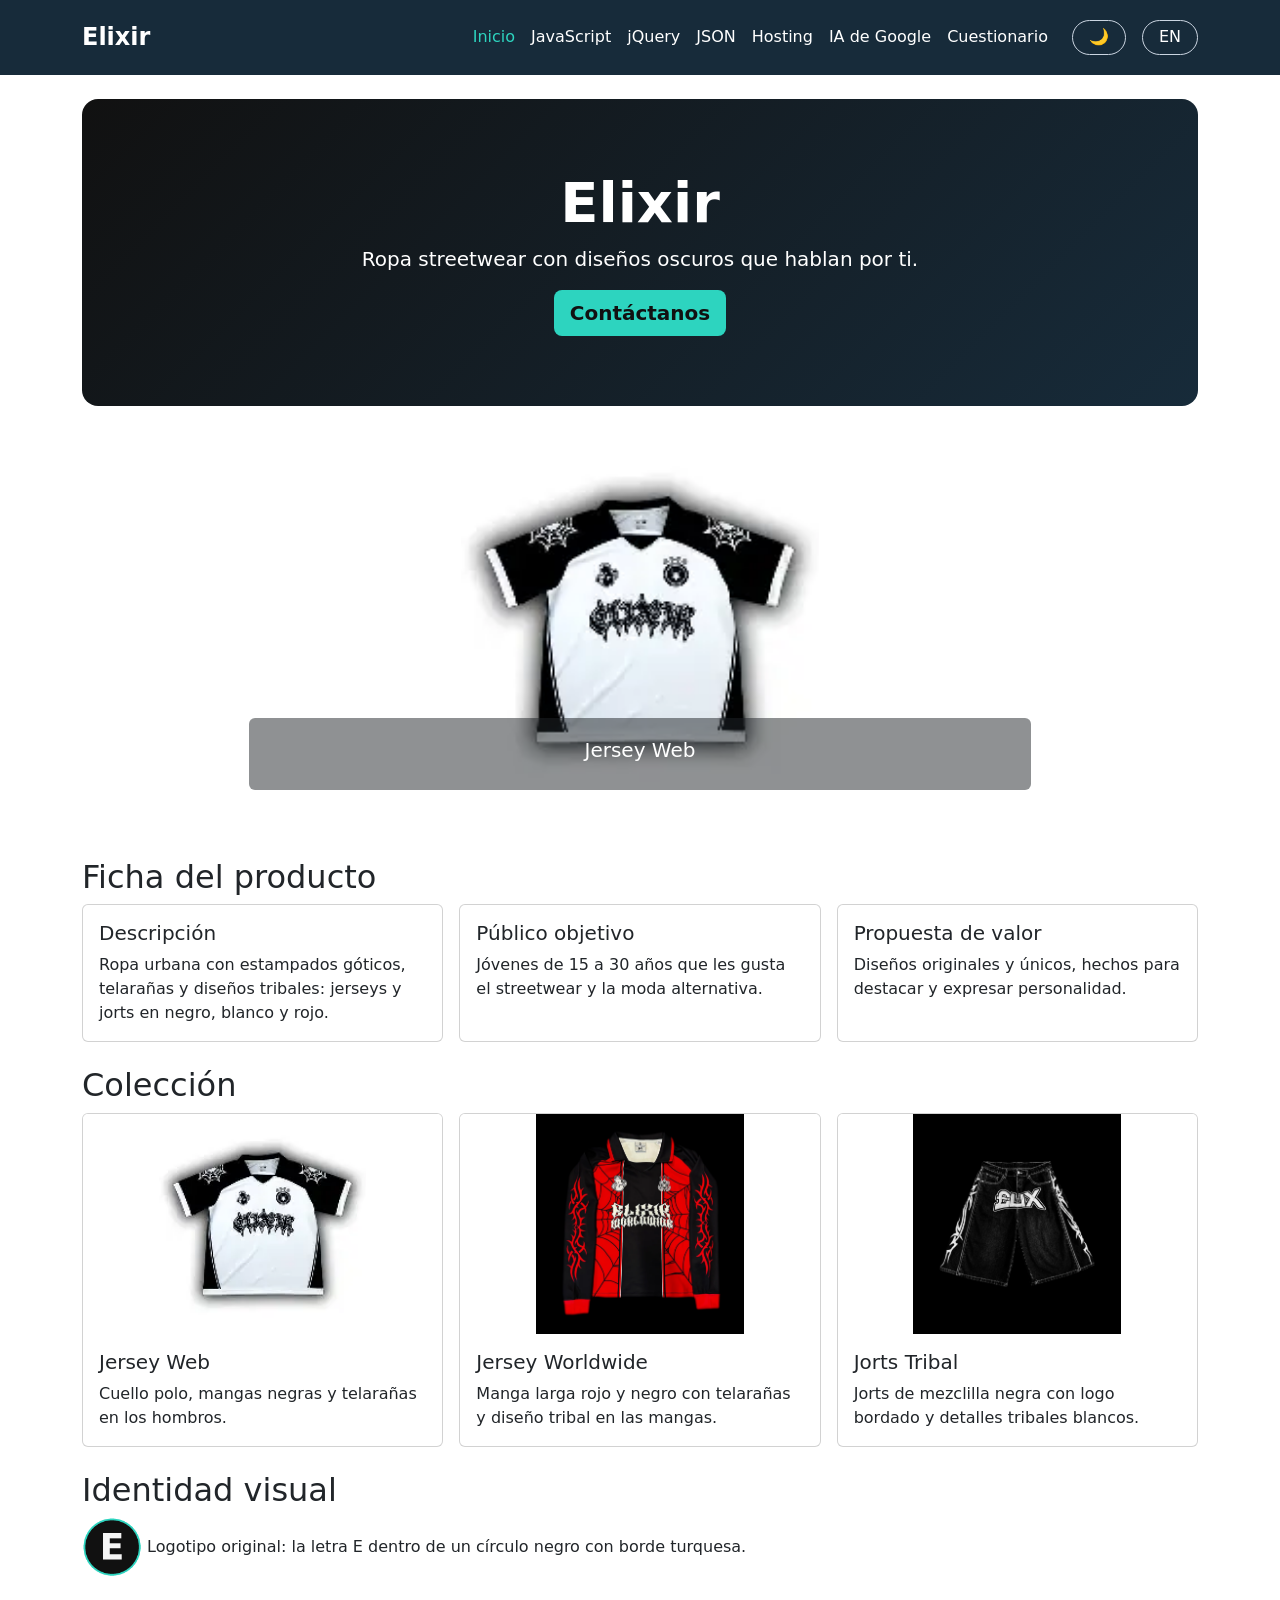
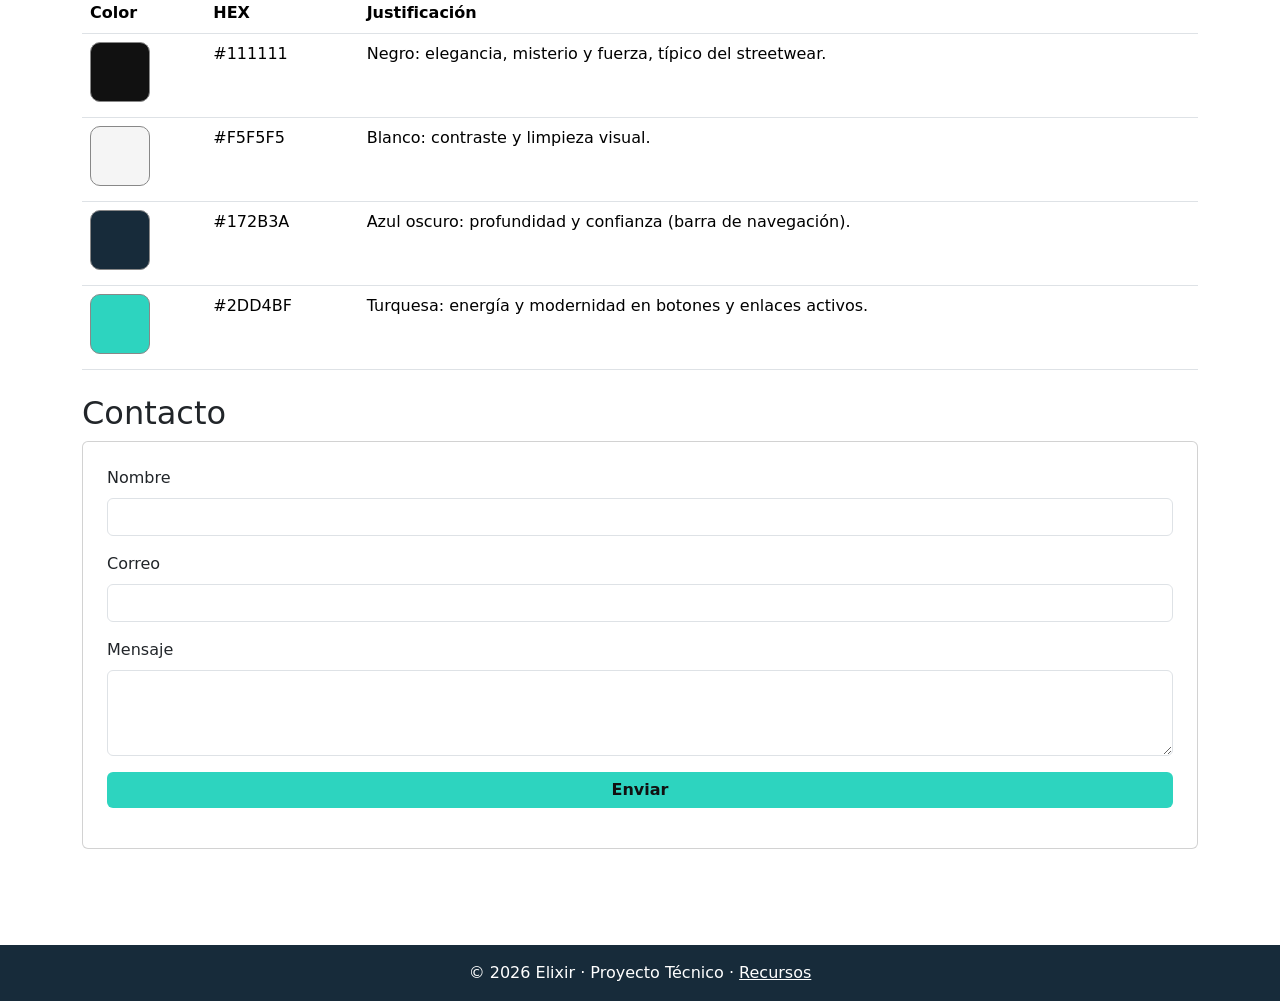
<file: index.html>
<!DOCTYPE html>
<html lang="es" data-bs-theme="light">
<head>
<meta charset="UTF-8">
<meta name="viewport" content="width=device-width,initial-scale=1">
<title>Inicio · Elixir</title>
<link href="https://cdn.jsdelivr.net/npm/bootstrap@5.3.3/dist/css/bootstrap.min.css" rel="stylesheet">
<link rel="stylesheet" href="css/estilos.css">
<script src="js/script.js"></script>
</head>
<body>
<div id="nav"></div>
<main class="container py-4">

  <div class="hero text-center rounded-4 mb-4 fade-in">
    <h1 class="display-4 fw-bold">Elixir</h1>
    <p class="lead">Ropa streetwear con diseños oscuros que hablan por ti.</p>
    <a href="#contacto" class="btn btn-brand btn-lg">Contáctanos</a>
  </div>

  <!-- Carousel con crossfade -->
  <div id="c" class="carousel slide carousel-fade mb-5 fade-in" data-bs-ride="carousel">
    <div class="carousel-inner rounded-4">
      <div class="carousel-item active">
        <img src="assets/elixir-1.png" class="d-block w-100" alt="Jersey Elixir negro y blanco">
        <div class="carousel-caption bg-dark bg-opacity-50 rounded"><h5>Jersey Web</h5></div>
      </div>
      <div class="carousel-item">
        <img src="assets/elixir-2.png" class="d-block w-100" alt="Jersey Elixir Worldwide rojo y negro">
        <div class="carousel-caption bg-dark bg-opacity-50 rounded"><h5>Jersey Worldwide</h5></div>
      </div>
      <div class="carousel-item">
        <img src="assets/elixir-3.png" class="d-block w-100" alt="Jorts negros Elixir">
        <div class="carousel-caption bg-dark bg-opacity-50 rounded"><h5>Jorts Tribal</h5></div>
      </div>
    </div>
    <button class="carousel-control-prev" data-bs-target="#c" data-bs-slide="prev"><span class="carousel-control-prev-icon"></span></button>
    <button class="carousel-control-next" data-bs-target="#c" data-bs-slide="next"><span class="carousel-control-next-icon"></span></button>
  </div>

  <section class="fade-in mb-4">
    <h2>Ficha del producto</h2>
    <div class="row g-3">
      <div class="col-md-4"><div class="card h-100 p-3"><h5>Descripción</h5>Ropa urbana con estampados góticos, telarañas y diseños tribales: jerseys y jorts en negro, blanco y rojo.</div></div>
      <div class="col-md-4"><div class="card h-100 p-3"><h5>Público objetivo</h5>Jóvenes de 15 a 30 años que les gusta el streetwear y la moda alternativa.</div></div>
      <div class="col-md-4"><div class="card h-100 p-3"><h5>Propuesta de valor</h5>Diseños originales y únicos, hechos para destacar y expresar personalidad.</div></div>
    </div>
  </section>

  <section class="fade-in mb-4">
    <h2>Colección</h2>
    <div class="row g-3">
      <div class="col-md-4"><div class="card h-100">
        <img src="assets/elixir-1.png" class="card-img-top" alt="Jersey Web">
        <div class="card-body"><h5>Jersey Web</h5><p class="mb-0">Cuello polo, mangas negras y telarañas en los hombros.</p></div></div></div>
      <div class="col-md-4"><div class="card h-100">
        <img src="assets/elixir-2.png" class="card-img-top" alt="Jersey Worldwide">
        <div class="card-body"><h5>Jersey Worldwide</h5><p class="mb-0">Manga larga rojo y negro con telarañas y diseño tribal en las mangas.</p></div></div></div>
      <div class="col-md-4"><div class="card h-100">
        <img src="assets/elixir-3.png" class="card-img-top" alt="Jorts Tribal">
        <div class="card-body"><h5>Jorts Tribal</h5><p class="mb-0">Jorts de mezclilla negra con logo bordado y detalles tribales blancos.</p></div></div></div>
    </div>
  </section>

  <section class="fade-in mb-4">
    <h2>Identidad visual</h2>
    <p>
      <img src="assets/logo.png" alt="Logo Elixir" width="60" height="60">
      Logotipo original: la letra E dentro de un círculo negro con borde turquesa.
    </p>
    <table class="table">
      <tr><th>Color</th><th>HEX</th><th>Justificación</th></tr>
      <tr><td><span class="sw" style="background:#111111"></span></td><td>#111111</td><td>Negro: elegancia, misterio y fuerza, típico del streetwear.</td></tr>
      <tr><td><span class="sw" style="background:#F5F5F5"></span></td><td>#F5F5F5</td><td>Blanco: contraste y limpieza visual.</td></tr>
      <tr><td><span class="sw" style="background:#172B3A"></span></td><td>#172B3A</td><td>Azul oscuro: profundidad y confianza (barra de navegación).</td></tr>
      <tr><td><span class="sw" style="background:#2DD4BF"></span></td><td>#2DD4BF</td><td>Turquesa: energía y modernidad en botones y enlaces activos.</td></tr>
    </table>
  </section>

  <section class="fade-in mb-4">
    <h2>Contacto</h2>
    <form id="contacto" class="card p-4">
      <div class="mb-3"><label class="form-label">Nombre</label><input name="nombre" class="form-control" required></div>
      <div class="mb-3"><label class="form-label">Correo</label><input type="email" name="correo" class="form-control" required></div>
      <div class="mb-3"><label class="form-label">Mensaje</label><textarea name="mensaje" class="form-control" rows="3" required></textarea></div>
      <button class="btn btn-brand">Enviar</button>
      <div id="msg" class="mt-3"></div>
    </form>
  </section>

</main>
<div id="foot"></div>
<script src="https://cdn.jsdelivr.net/npm/bootstrap@5.3.3/dist/js/bootstrap.bundle.min.js"></script>
<script src="https://code.jquery.com/jquery-3.7.1.min.js"></script>
</body>
</html>
</file>
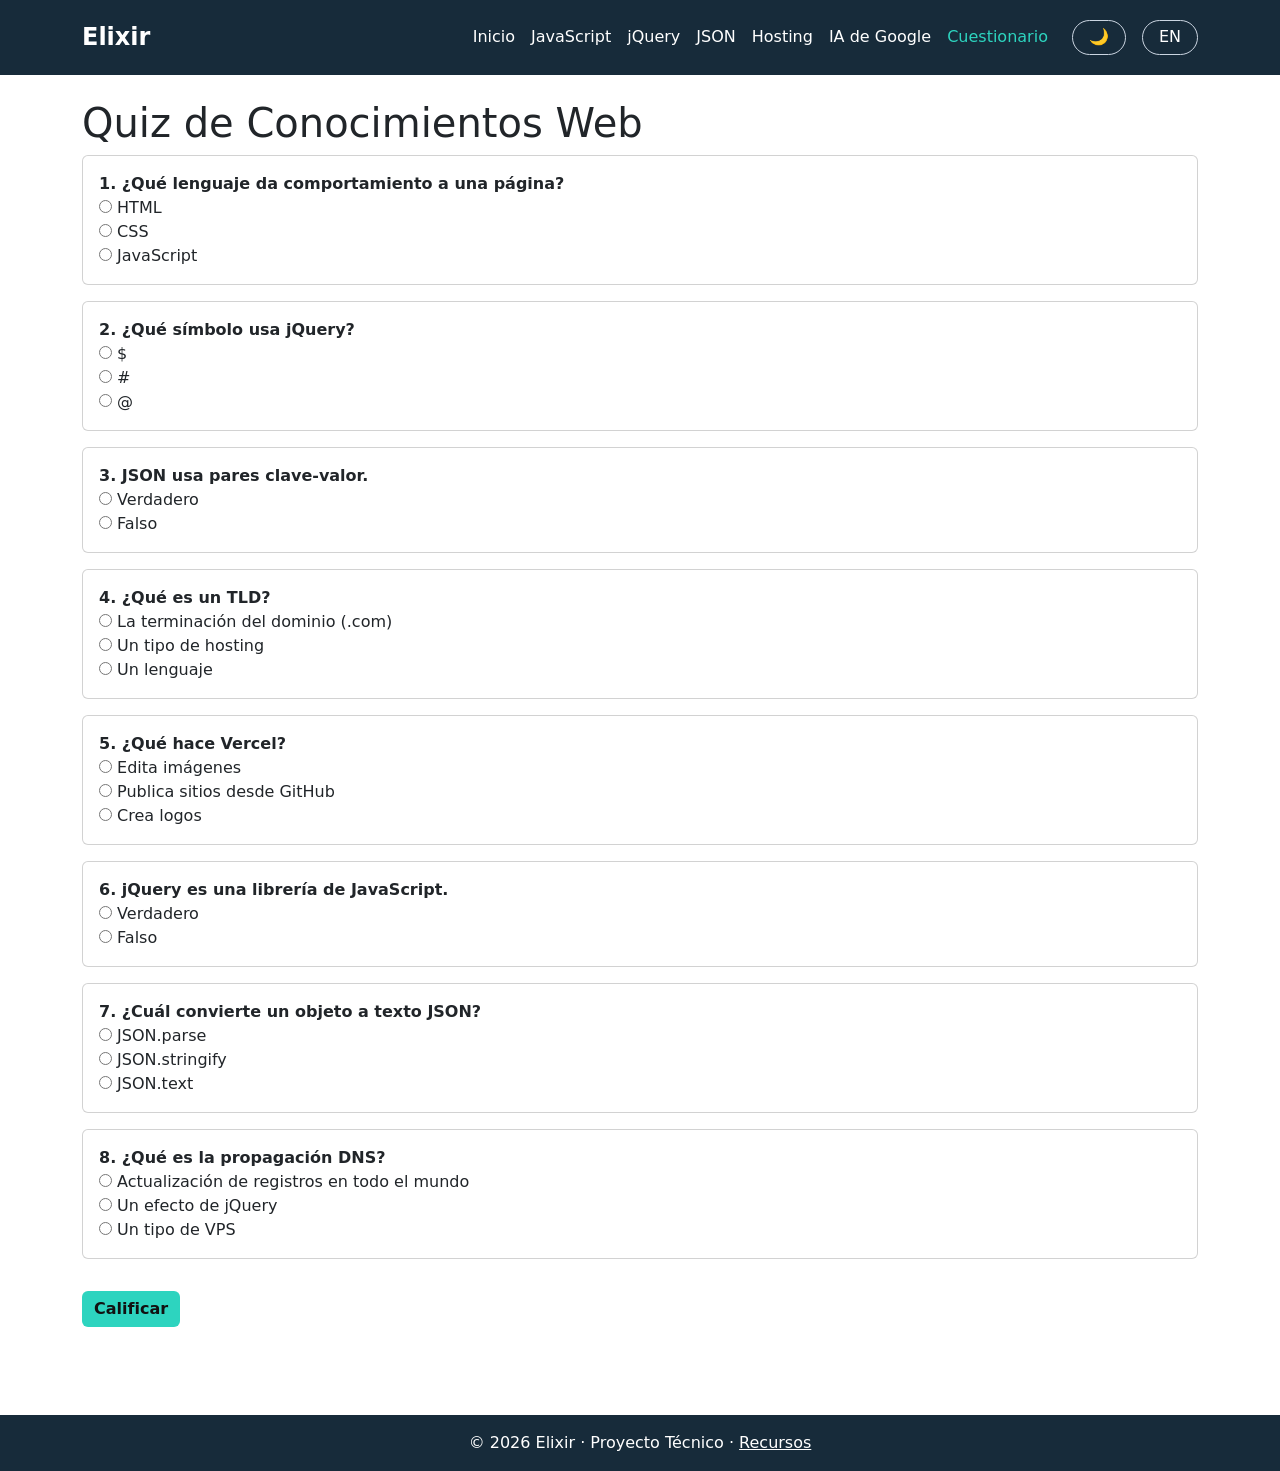
<file: cuestionario.html>
<!DOCTYPE html>
<html lang="es" data-bs-theme="light">
<head>
<meta charset="UTF-8">
<meta name="viewport" content="width=device-width,initial-scale=1">
<title>Cuestionario · Elixir</title>
<link href="https://cdn.jsdelivr.net/npm/bootstrap@5.3.3/dist/css/bootstrap.min.css" rel="stylesheet">
<link rel="stylesheet" href="css/estilos.css">
<script src="js/script.js"></script>
</head>
<body>
<div id="nav"></div>
<main class="container py-4">
  <h1>Quiz de Conocimientos Web</h1>
  <form id="q"></form>
  <button id="ok" class="btn btn-brand mt-3">Calificar</button>
  <h4 id="r" class="mt-3"></h4>
</main>
<div id="foot"></div>
<script src="https://cdn.jsdelivr.net/npm/bootstrap@5.3.3/dist/js/bootstrap.bundle.min.js"></script>
<script src="https://code.jquery.com/jquery-3.7.1.min.js"></script>
<script src="js/cuestionario.js"></script>
</body>
</html>
</file>
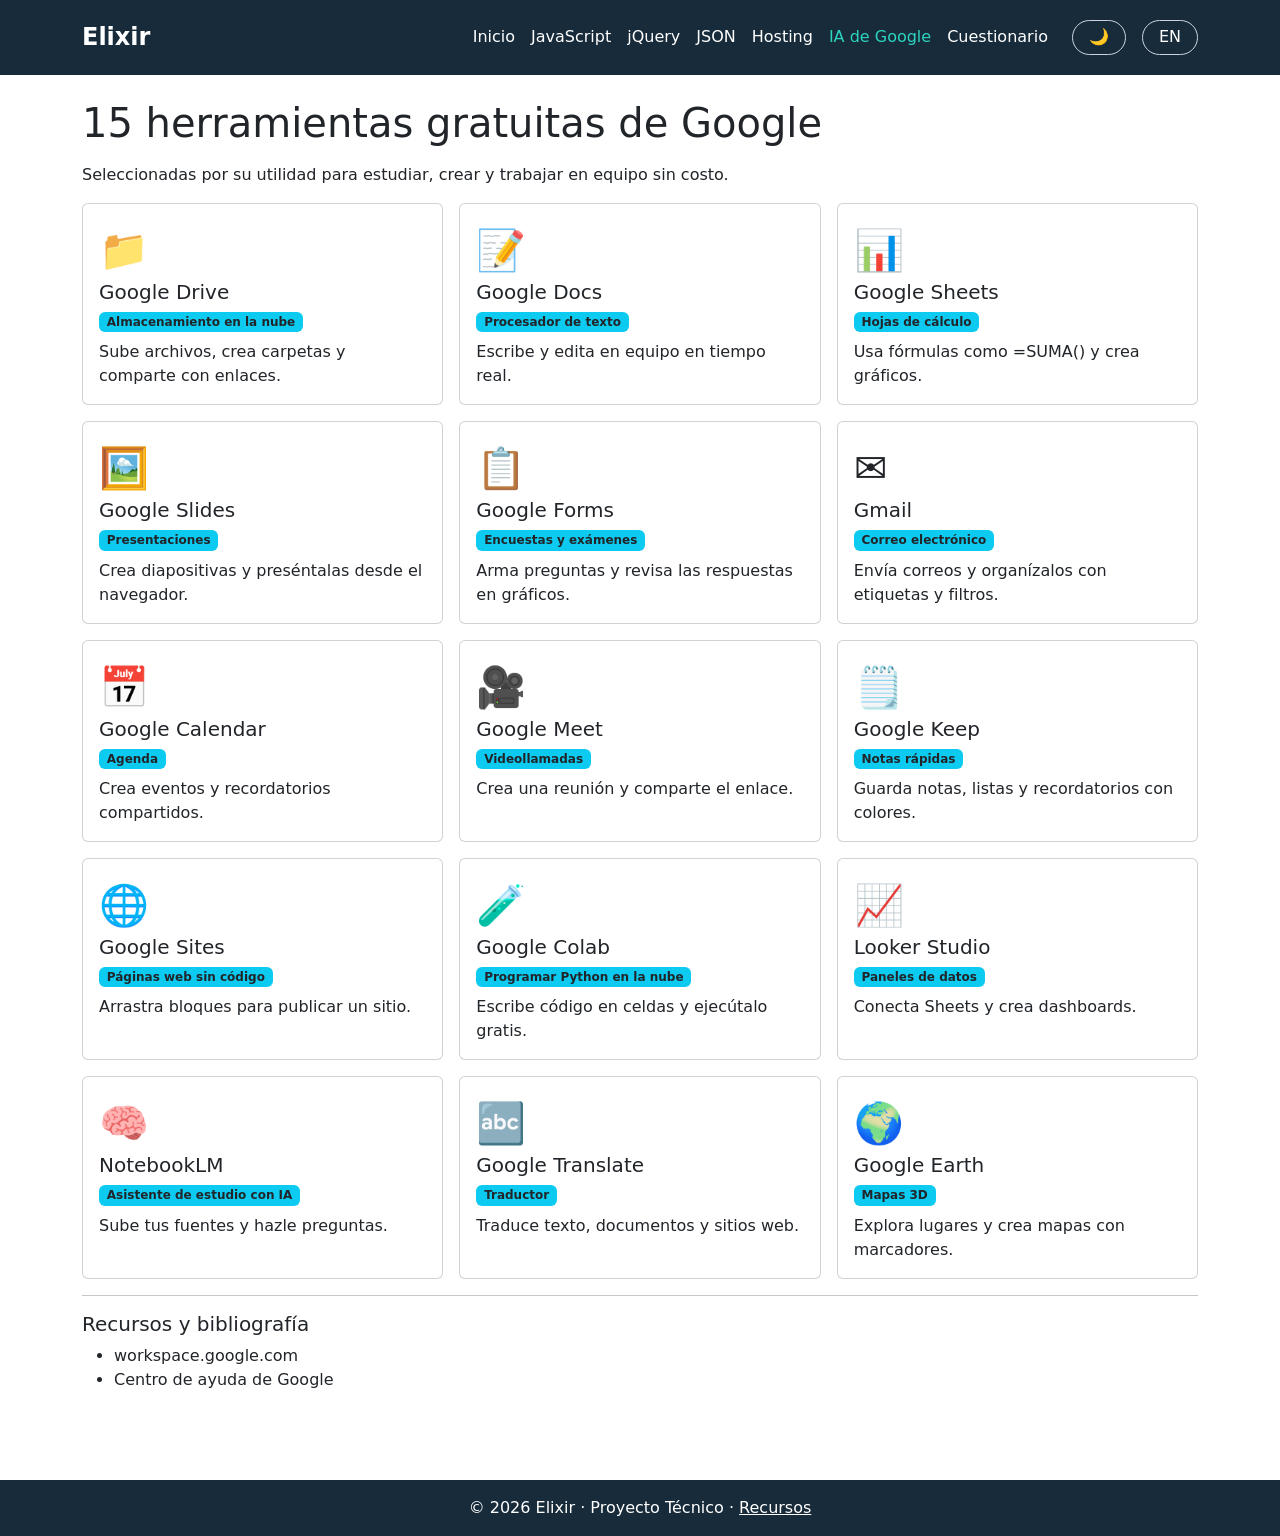
<file: herramientas.html>
<!DOCTYPE html>
<html lang="es" data-bs-theme="light">
<head>
<meta charset="UTF-8">
<meta name="viewport" content="width=device-width,initial-scale=1">
<title>IA de Google · Elixir</title>
<link href="https://cdn.jsdelivr.net/npm/bootstrap@5.3.3/dist/css/bootstrap.min.css" rel="stylesheet">
<link rel="stylesheet" href="css/estilos.css">
<script src="js/script.js"></script>
</head>
<body>
<div id="nav"></div>
<main class="container py-4">
  <h1 class="mb-3">15 herramientas gratuitas de Google</h1>
  <p>Seleccionadas por su utilidad para estudiar, crear y trabajar en equipo sin costo.</p>
  <div class="row g-3" id="lista"></div>
  <hr>
  <h5>Recursos y bibliografía</h5>
  <ul>
    <li>workspace.google.com</li>
    <li>Centro de ayuda de Google</li>
  </ul>
</main>
<div id="foot"></div>
<script src="https://cdn.jsdelivr.net/npm/bootstrap@5.3.3/dist/js/bootstrap.bundle.min.js"></script>
<script src="https://code.jquery.com/jquery-3.7.1.min.js"></script>
<script>
  const tools = [
    ["📁","Google Drive","Almacenamiento en la nube","Sube archivos, crea carpetas y comparte con enlaces."],
    ["📝","Google Docs","Procesador de texto","Escribe y edita en equipo en tiempo real."],
    ["📊","Google Sheets","Hojas de cálculo","Usa fórmulas como =SUMA() y crea gráficos."],
    ["🖼️","Google Slides","Presentaciones","Crea diapositivas y preséntalas desde el navegador."],
    ["📋","Google Forms","Encuestas y exámenes","Arma preguntas y revisa las respuestas en gráficos."],
    ["✉️","Gmail","Correo electrónico","Envía correos y organízalos con etiquetas y filtros."],
    ["📅","Google Calendar","Agenda","Crea eventos y recordatorios compartidos."],
    ["🎥","Google Meet","Videollamadas","Crea una reunión y comparte el enlace."],
    ["🗒️","Google Keep","Notas rápidas","Guarda notas, listas y recordatorios con colores."],
    ["🌐","Google Sites","Páginas web sin código","Arrastra bloques para publicar un sitio."],
    ["🧪","Google Colab","Programar Python en la nube","Escribe código en celdas y ejecútalo gratis."],
    ["📈","Looker Studio","Paneles de datos","Conecta Sheets y crea dashboards."],
    ["🧠","NotebookLM","Asistente de estudio con IA","Sube tus fuentes y hazle preguntas."],
    ["🔤","Google Translate","Traductor","Traduce texto, documentos y sitios web."],
    ["🌍","Google Earth","Mapas 3D","Explora lugares y crea mapas con marcadores."]
  ];
  document.getElementById("lista").innerHTML = tools.map(t => `
    <div class="col-md-6 col-lg-4">
      <div class="card h-100 p-3 fade-in">
        <div class="fs-1">${t[0]}</div>
        <h5>${t[1]}</h5>
        <span class="badge bg-info text-dark mb-2 align-self-start">${t[2]}</span>
        <p class="mb-0">${t[3]}</p>
      </div>
    </div>`).join("");
  document.querySelectorAll(".fade-in").forEach(el => setTimeout(() => el.classList.add("show"), 100));
</script>
</body>
</html>
</file>
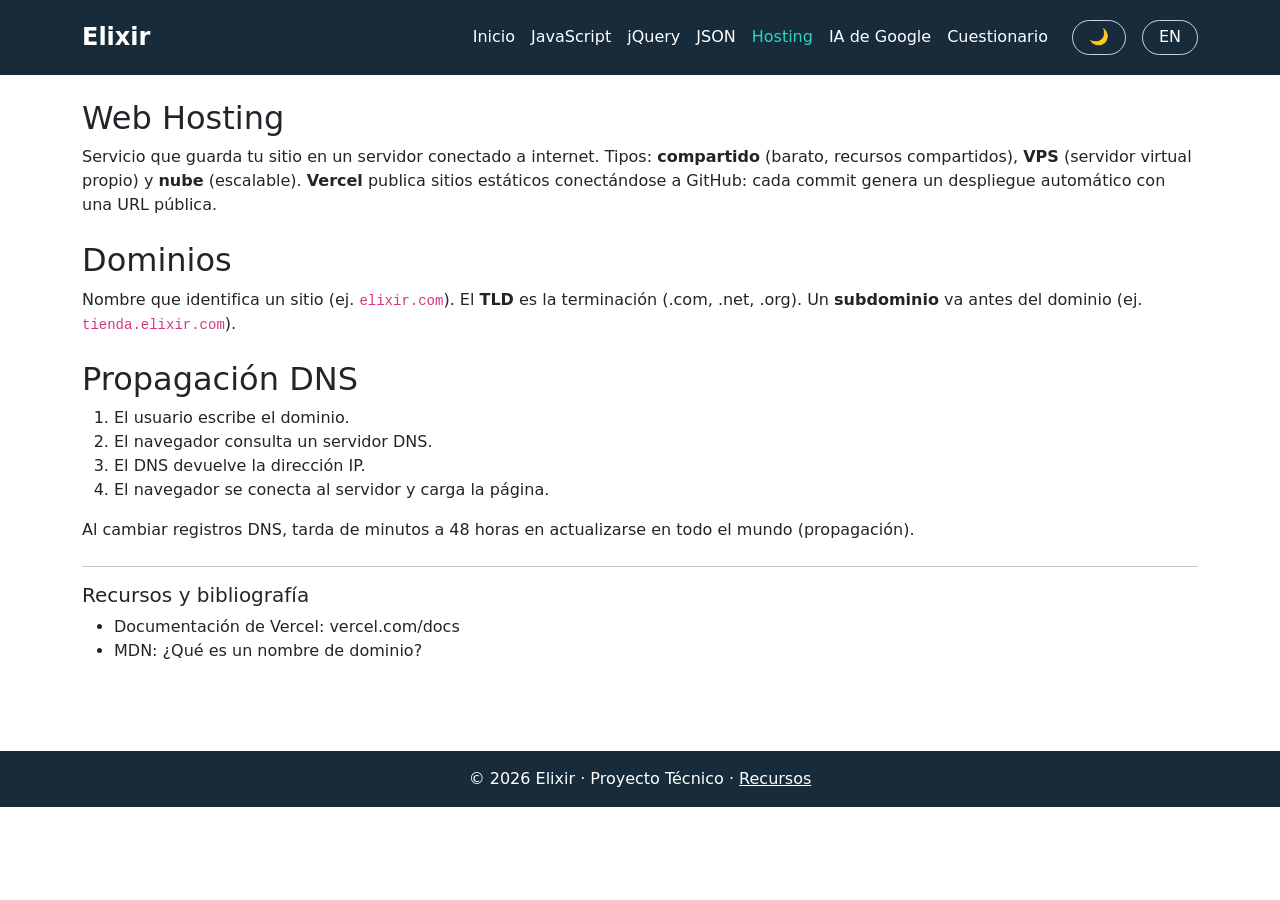
<file: hosting.html>
<!DOCTYPE html>
<html lang="es" data-bs-theme="light">
<head>
<meta charset="UTF-8">
<meta name="viewport" content="width=device-width,initial-scale=1">
<title>Hosting y Dominios · Elixir</title>
<link href="https://cdn.jsdelivr.net/npm/bootstrap@5.3.3/dist/css/bootstrap.min.css" rel="stylesheet">
<link rel="stylesheet" href="css/estilos.css">
<script src="js/script.js"></script>
</head>
<body>
<div id="nav"></div>
<main class="container py-4">

  <section class="fade-in mb-4">
    <h2>Web Hosting</h2>
    <p>Servicio que guarda tu sitio en un servidor conectado a internet. Tipos: <b>compartido</b> (barato, recursos compartidos), <b>VPS</b> (servidor virtual propio) y <b>nube</b> (escalable). <b>Vercel</b> publica sitios estáticos conectándose a GitHub: cada commit genera un despliegue automático con una URL pública.</p>
  </section>

  <section class="fade-in mb-4">
    <h2>Dominios</h2>
    <p>Nombre que identifica un sitio (ej. <code>elixir.com</code>). El <b>TLD</b> es la terminación (.com, .net, .org). Un <b>subdominio</b> va antes del dominio (ej. <code>tienda.elixir.com</code>).</p>
  </section>

  <section class="fade-in mb-4">
    <h2>Propagación DNS</h2>
    <ol>
      <li>El usuario escribe el dominio.</li>
      <li>El navegador consulta un servidor DNS.</li>
      <li>El DNS devuelve la dirección IP.</li>
      <li>El navegador se conecta al servidor y carga la página.</li>
    </ol>
    <p>Al cambiar registros DNS, tarda de minutos a 48 horas en actualizarse en todo el mundo (propagación).</p>
  </section>

  <hr>
  <h5>Recursos y bibliografía</h5>
  <ul>
    <li>Documentación de Vercel: vercel.com/docs</li>
    <li>MDN: ¿Qué es un nombre de dominio?</li>
  </ul>

</main>
<div id="foot"></div>
<script src="https://cdn.jsdelivr.net/npm/bootstrap@5.3.3/dist/js/bootstrap.bundle.min.js"></script>
<script src="https://code.jquery.com/jquery-3.7.1.min.js"></script>
</body>
</html>
</file>
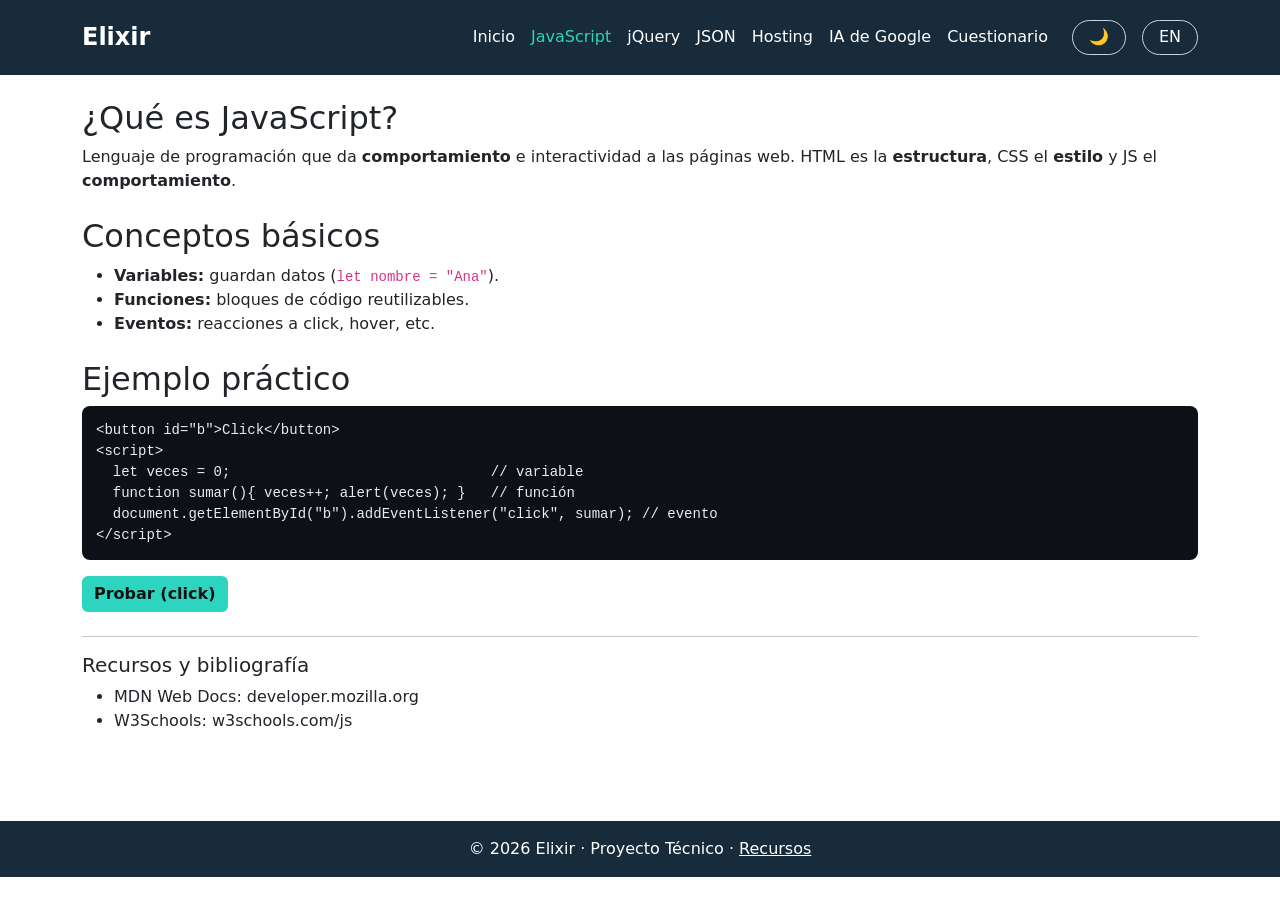
<file: javascritpt.html>
<!DOCTYPE html>
<html lang="es" data-bs-theme="light">
<head>
<meta charset="UTF-8">
<meta name="viewport" content="width=device-width,initial-scale=1">
<title>JavaScript · Elixir</title>
<link href="https://cdn.jsdelivr.net/npm/bootstrap@5.3.3/dist/css/bootstrap.min.css" rel="stylesheet">
<link rel="stylesheet" href="css/estilos.css">
<script src="js/script.js"></script>
</head>
<body>
<div id="nav"></div>
<main class="container py-4">

  <section class="fade-in mb-4">
    <h2>¿Qué es JavaScript?</h2>
    <p>Lenguaje de programación que da <b>comportamiento</b> e interactividad a las páginas web. HTML es la <b>estructura</b>, CSS el <b>estilo</b> y JS el <b>comportamiento</b>.</p>
  </section>

  <section class="fade-in mb-4">
    <h2>Conceptos básicos</h2>
    <ul>
      <li><b>Variables:</b> guardan datos (<code>let nombre = "Ana"</code>).</li>
      <li><b>Funciones:</b> bloques de código reutilizables.</li>
      <li><b>Eventos:</b> reacciones a click, hover, etc.</li>
    </ul>
  </section>

  <section class="fade-in mb-4">
    <h2>Ejemplo práctico</h2>
    <pre><code>&lt;button id="b"&gt;Click&lt;/button&gt;
&lt;script&gt;
  let veces = 0;                               // variable
  function sumar(){ veces++; alert(veces); }   // función
  document.getElementById("b").addEventListener("click", sumar); // evento
&lt;/script&gt;</code></pre>
    <button class="btn btn-brand" id="demo">Probar (click)</button> <span id="out"></span>
  </section>

  <hr>
  <h5>Recursos y bibliografía</h5>
  <ul>
    <li>MDN Web Docs: developer.mozilla.org</li>
    <li>W3Schools: w3schools.com/js</li>
  </ul>

</main>
<div id="foot"></div>
<script src="https://cdn.jsdelivr.net/npm/bootstrap@5.3.3/dist/js/bootstrap.bundle.min.js"></script>
<script src="https://code.jquery.com/jquery-3.7.1.min.js"></script>
<script>
  let n = 0;
  document.getElementById("demo").addEventListener("click", () => {
    n++;
    document.getElementById("out").textContent = "Clicks: " + n;
  });
</script>
</body>
</html>
</file>
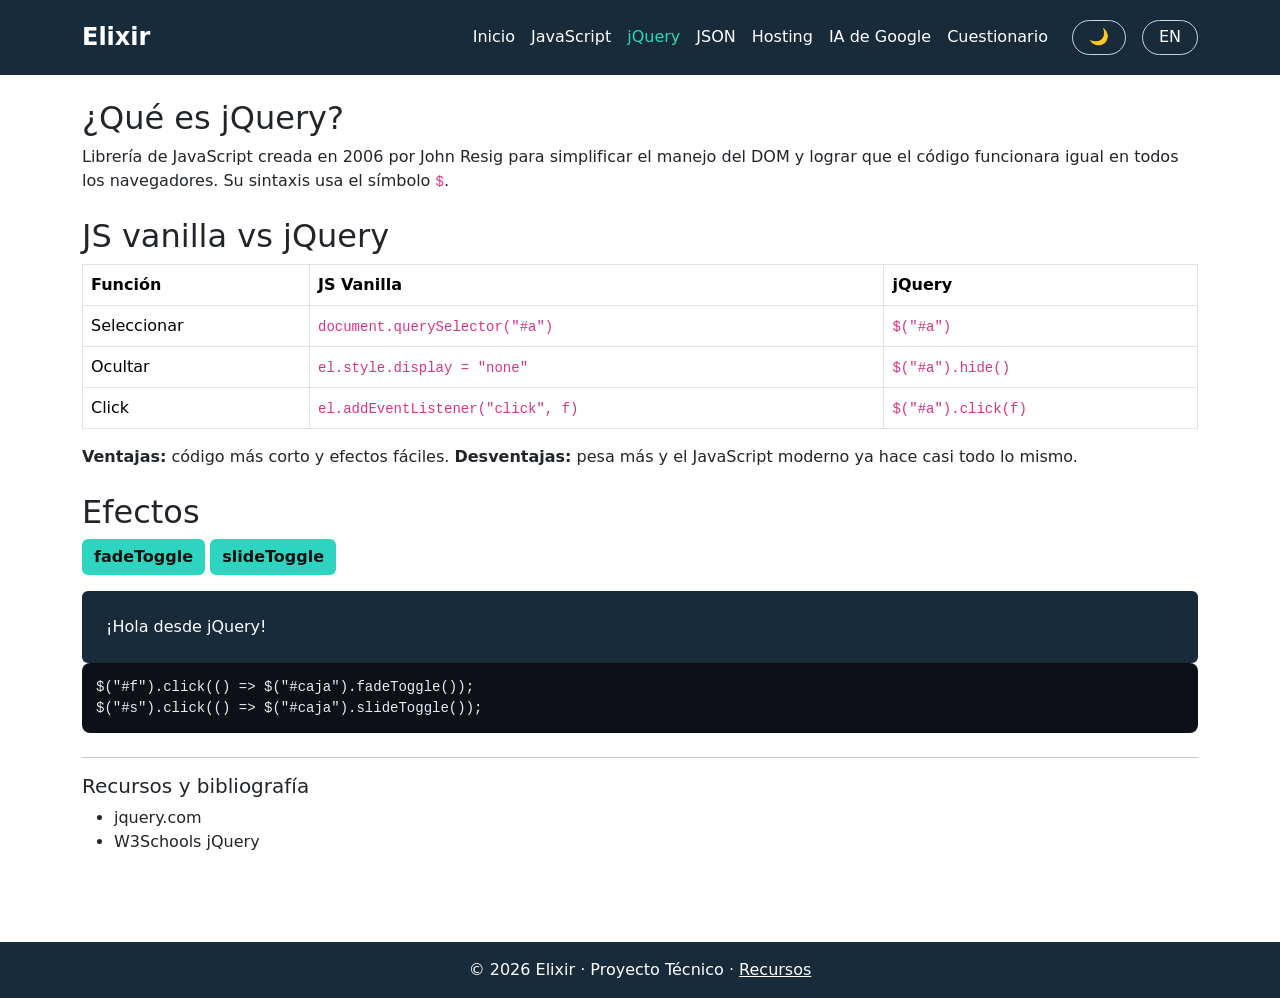
<file: jquery.html>
<!DOCTYPE html>
<html lang="es" data-bs-theme="light">
<head>
<meta charset="UTF-8">
<meta name="viewport" content="width=device-width,initial-scale=1">
<title>jQuery · Elixir</title>
<link href="https://cdn.jsdelivr.net/npm/bootstrap@5.3.3/dist/css/bootstrap.min.css" rel="stylesheet">
<link rel="stylesheet" href="css/estilos.css">
<script src="js/script.js"></script>
</head>
<body>
<div id="nav"></div>
<main class="container py-4">

  <section class="fade-in mb-4">
    <h2>¿Qué es jQuery?</h2>
    <p>Librería de JavaScript creada en 2006 por John Resig para simplificar el manejo del DOM y lograr que el código funcionara igual en todos los navegadores. Su sintaxis usa el símbolo <code>$</code>.</p>
  </section>

  <section class="fade-in mb-4">
    <h2>JS vanilla vs jQuery</h2>
    <table class="table table-bordered">
      <tr><th>Función</th><th>JS Vanilla</th><th>jQuery</th></tr>
      <tr><td>Seleccionar</td><td><code>document.querySelector("#a")</code></td><td><code>$("#a")</code></td></tr>
      <tr><td>Ocultar</td><td><code>el.style.display = "none"</code></td><td><code>$("#a").hide()</code></td></tr>
      <tr><td>Click</td><td><code>el.addEventListener("click", f)</code></td><td><code>$("#a").click(f)</code></td></tr>
    </table>
    <p><b>Ventajas:</b> código más corto y efectos fáciles. <b>Desventajas:</b> pesa más y el JavaScript moderno ya hace casi todo lo mismo.</p>
  </section>

  <section class="fade-in mb-4">
    <h2>Efectos</h2>
    <button class="btn btn-brand" id="f">fadeToggle</button>
    <button class="btn btn-brand" id="s">slideToggle</button>
    <div id="caja" class="p-4 mt-3 text-white rounded" style="background:#172B3A">¡Hola desde jQuery!</div>
    <pre><code>$("#f").click(() =&gt; $("#caja").fadeToggle());
$("#s").click(() =&gt; $("#caja").slideToggle());</code></pre>
  </section>

  <hr>
  <h5>Recursos y bibliografía</h5>
  <ul>
    <li>jquery.com</li>
    <li>W3Schools jQuery</li>
  </ul>

</main>
<div id="foot"></div>
<script src="https://cdn.jsdelivr.net/npm/bootstrap@5.3.3/dist/js/bootstrap.bundle.min.js"></script>
<script src="https://code.jquery.com/jquery-3.7.1.min.js"></script>
<script>
  $("#f").click(() => $("#caja").fadeToggle());
  $("#s").click(() => $("#caja").slideToggle());
</script>
</body>
</html>
</file>
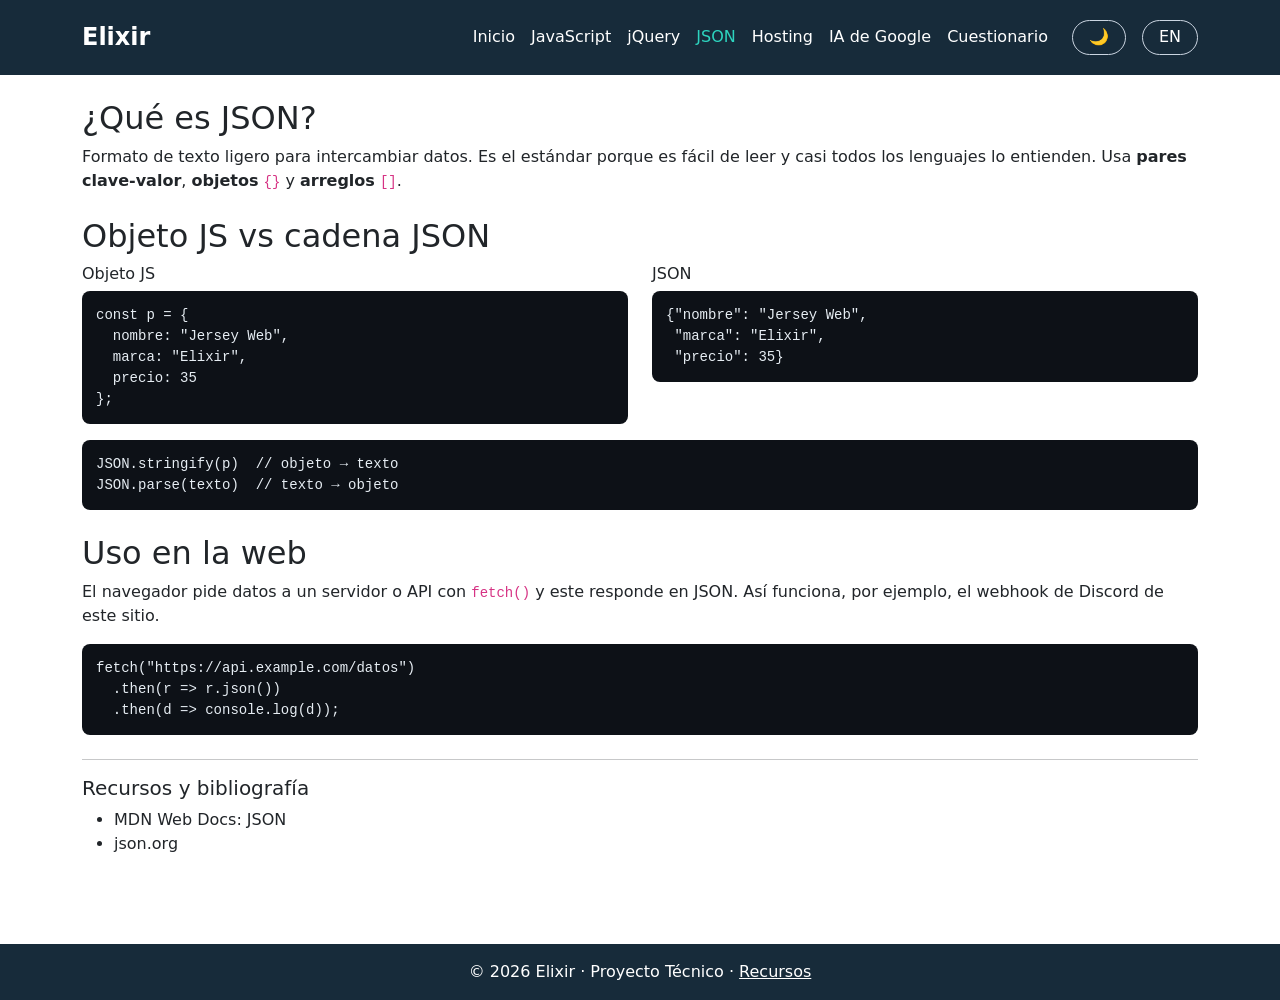
<file: json.html>
<!DOCTYPE html>
<html lang="es" data-bs-theme="light">
<head>
<meta charset="UTF-8">
<meta name="viewport" content="width=device-width,initial-scale=1">
<title>JSON · Elixir</title>
<link href="https://cdn.jsdelivr.net/npm/bootstrap@5.3.3/dist/css/bootstrap.min.css" rel="stylesheet">
<link rel="stylesheet" href="css/estilos.css">
<script src="js/script.js"></script>
</head>
<body>
<div id="nav"></div>
<main class="container py-4">

  <section class="fade-in mb-4">
    <h2>¿Qué es JSON?</h2>
    <p>Formato de texto ligero para intercambiar datos. Es el estándar porque es fácil de leer y casi todos los lenguajes lo entienden. Usa <b>pares clave-valor</b>, <b>objetos</b> <code>{}</code> y <b>arreglos</b> <code>[]</code>.</p>
  </section>

  <section class="fade-in mb-4">
    <h2>Objeto JS vs cadena JSON</h2>
    <div class="row">
      <div class="col-md-6"><h6>Objeto JS</h6>
<pre><code>const p = {
  nombre: "Jersey Web",
  marca: "Elixir",
  precio: 35
};</code></pre></div>
      <div class="col-md-6"><h6>JSON</h6>
<pre><code>{"nombre": "Jersey Web",
 "marca": "Elixir",
 "precio": 35}</code></pre></div>
    </div>
<pre><code>JSON.stringify(p)  // objeto → texto
JSON.parse(texto)  // texto → objeto</code></pre>
  </section>

  <section class="fade-in mb-4">
    <h2>Uso en la web</h2>
    <p>El navegador pide datos a un servidor o API con <code>fetch()</code> y este responde en JSON. Así funciona, por ejemplo, el webhook de Discord de este sitio.</p>
<pre><code>fetch("https://api.example.com/datos")
  .then(r =&gt; r.json())
  .then(d =&gt; console.log(d));</code></pre>
  </section>

  <hr>
  <h5>Recursos y bibliografía</h5>
  <ul>
    <li>MDN Web Docs: JSON</li>
    <li>json.org</li>
  </ul>

</main>
<div id="foot"></div>
<script src="https://cdn.jsdelivr.net/npm/bootstrap@5.3.3/dist/js/bootstrap.bundle.min.js"></script>
<script src="https://code.jquery.com/jquery-3.7.1.min.js"></script>
</body>
</html>
</file>
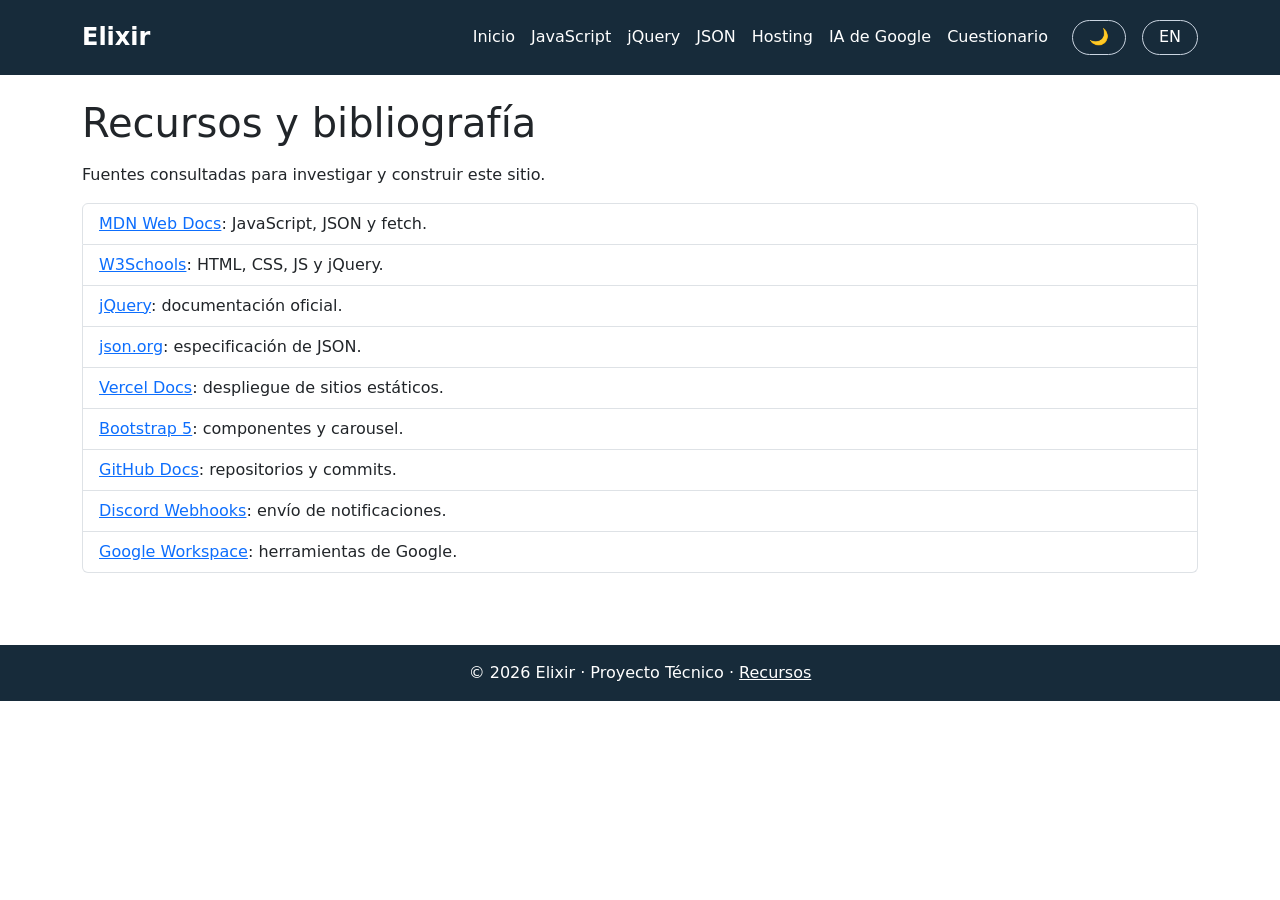
<file: recursos.html>
<!DOCTYPE html>
<html lang="es" data-bs-theme="light">
<head>
<meta charset="UTF-8">
<meta name="viewport" content="width=device-width,initial-scale=1">
<title>Recursos · Elixir</title>
<link href="https://cdn.jsdelivr.net/npm/bootstrap@5.3.3/dist/css/bootstrap.min.css" rel="stylesheet">
<link rel="stylesheet" href="css/estilos.css">
<script src="js/script.js"></script>
</head>
<body>
<div id="nav"></div>
<main class="container py-4">
  <h1 class="mb-3 fade-in">Recursos y bibliografía</h1>
  <p>Fuentes consultadas para investigar y construir este sitio.</p>
  <ul class="list-group fade-in">
    <li class="list-group-item"><a href="https://developer.mozilla.org" target="_blank">MDN Web Docs</a>: JavaScript, JSON y fetch.</li>
    <li class="list-group-item"><a href="https://www.w3schools.com" target="_blank">W3Schools</a>: HTML, CSS, JS y jQuery.</li>
    <li class="list-group-item"><a href="https://jquery.com" target="_blank">jQuery</a>: documentación oficial.</li>
    <li class="list-group-item"><a href="https://www.json.org" target="_blank">json.org</a>: especificación de JSON.</li>
    <li class="list-group-item"><a href="https://vercel.com/docs" target="_blank">Vercel Docs</a>: despliegue de sitios estáticos.</li>
    <li class="list-group-item"><a href="https://getbootstrap.com" target="_blank">Bootstrap 5</a>: componentes y carousel.</li>
    <li class="list-group-item"><a href="https://docs.github.com" target="_blank">GitHub Docs</a>: repositorios y commits.</li>
    <li class="list-group-item"><a href="https://discord.com/developers/docs/resources/webhook" target="_blank">Discord Webhooks</a>: envío de notificaciones.</li>
    <li class="list-group-item"><a href="https://workspace.google.com" target="_blank">Google Workspace</a>: herramientas de Google.</li>
  </ul>
</main>
<div id="foot"></div>
<script src="https://cdn.jsdelivr.net/npm/bootstrap@5.3.3/dist/js/bootstrap.bundle.min.js"></script>
<script src="https://code.jquery.com/jquery-3.7.1.min.js"></script>
</body>
</html>
</file>
<file: css/estilos.css>
:root{--negro:#111111;--blanco:#F5F5F5;--acento:#2DD4BF;--nav:#172B3A}
html{scroll-behavior:smooth}
body{transition:background .4s,color .4s}

/* Navbar igual a la captura */
.navbar{background:var(--nav)!important;padding:.9rem 0}
.navbar-brand{color:#fff!important;font-weight:700;font-size:1.5rem}
.navbar .nav-link{color:#fff!important;transition:color .25s}
.navbar .nav-link:hover,.navbar .nav-link.active{color:var(--acento)!important}
.btn-theme{background:transparent;color:#fff;border:1px solid #cbd5e1;border-radius:999px;padding:.3rem 1rem;margin-left:1rem}
.btn-theme:hover{background:rgba(255,255,255,.12)}

.btn-brand{background:var(--acento);color:var(--negro);border:0;font-weight:600}
.btn-brand:hover{background:#fff;color:var(--negro)}
.hero{background:linear-gradient(135deg,var(--negro),var(--nav));color:#fff;padding:70px 0}
.fade-in{opacity:0;transform:translateY(24px);transition:opacity .7s,transform .7s}
.fade-in.show{opacity:1;transform:none}
.card{transition:transform .25s,box-shadow .25s}
.card:hover{transform:translateY(-6px);box-shadow:0 10px 25px rgba(0,0,0,.25)}
.carousel-item img{height:380px;object-fit:contain;background:#fff}
.card-img-top{height:220px;object-fit:contain;background:#fff}
pre{background:#0d1117;color:#e6edf3;padding:14px;border-radius:8px;overflow:auto}
.sw{width:60px;height:60px;border-radius:10px;display:inline-block;border:1px solid #888}
.opt.ok{color:#198754;font-weight:bold}
.opt.bad{color:#dc3545}
footer{background:var(--nav);color:#fff}
/* Ocultar la barra de Google Translate */
.skiptranslate, #goog-gt-tt, .goog-te-banner-frame{display:none!important}
body{top:0!important}
</file>
